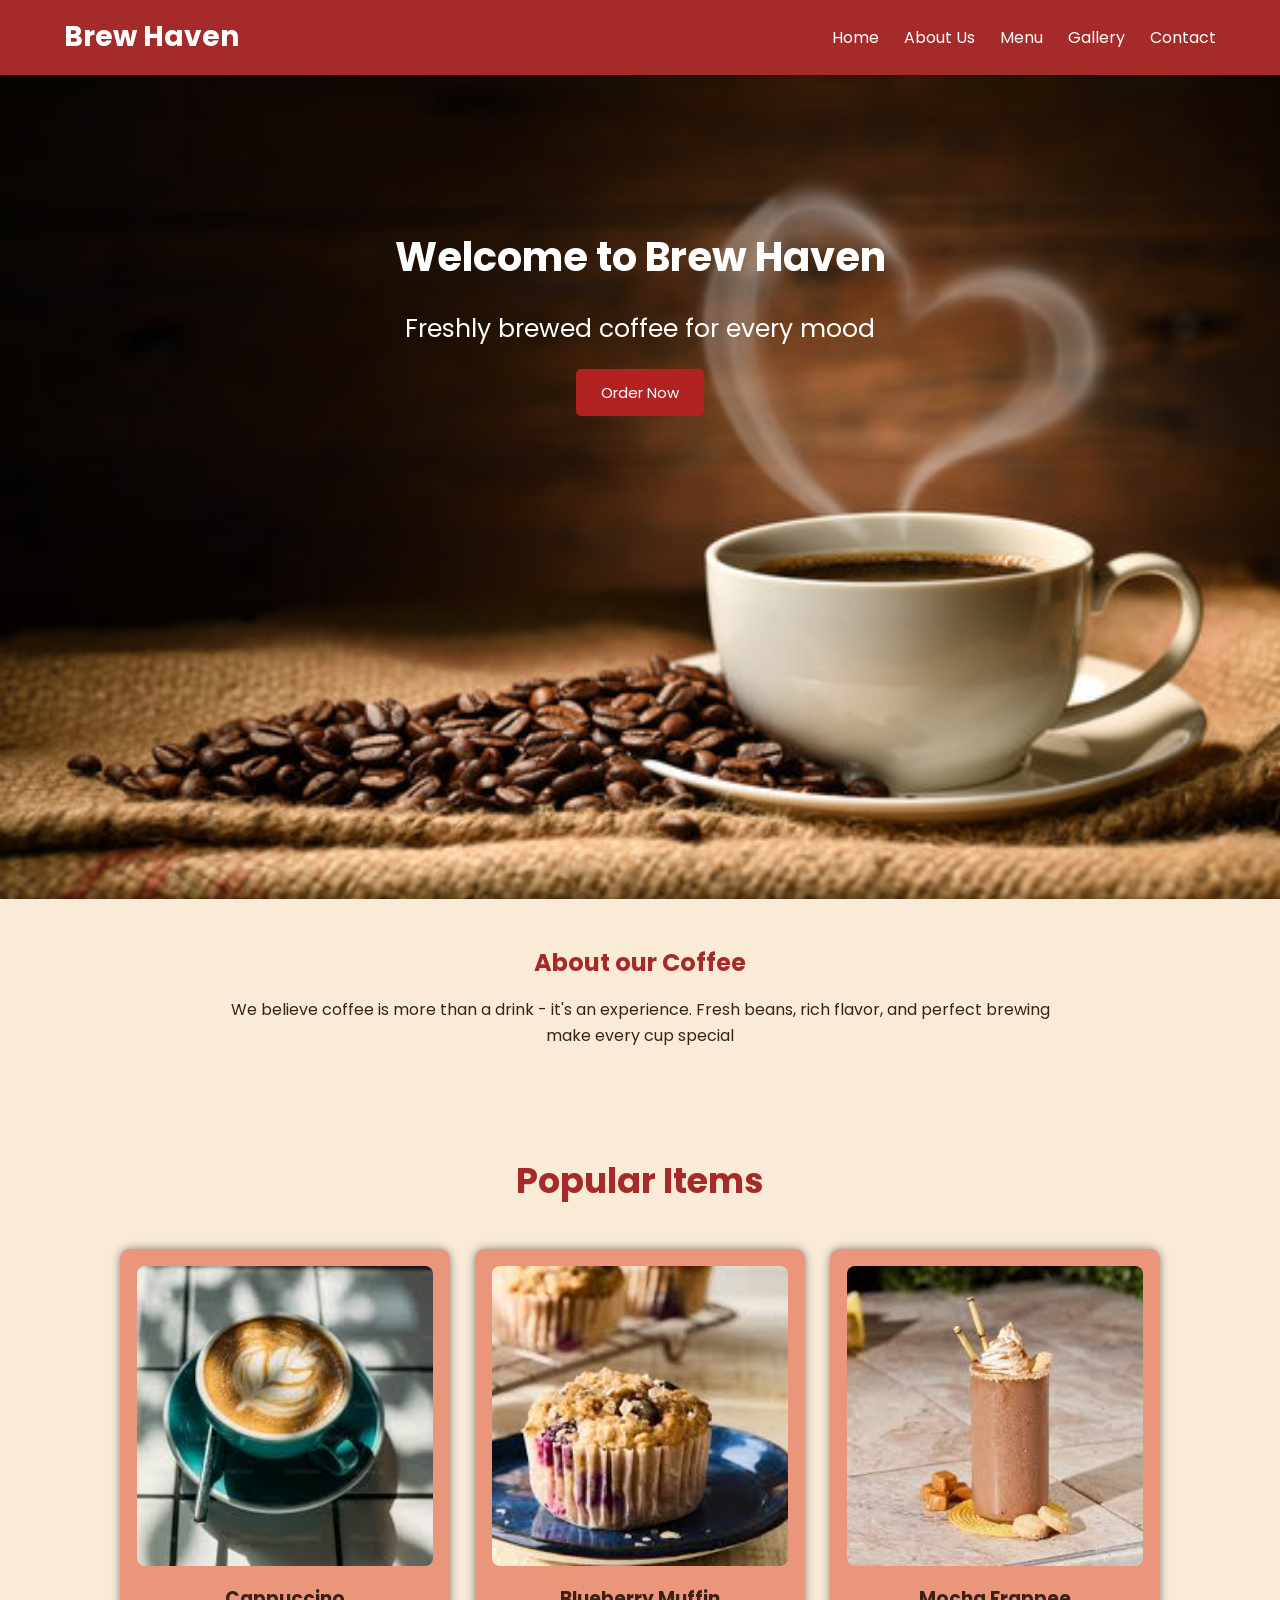
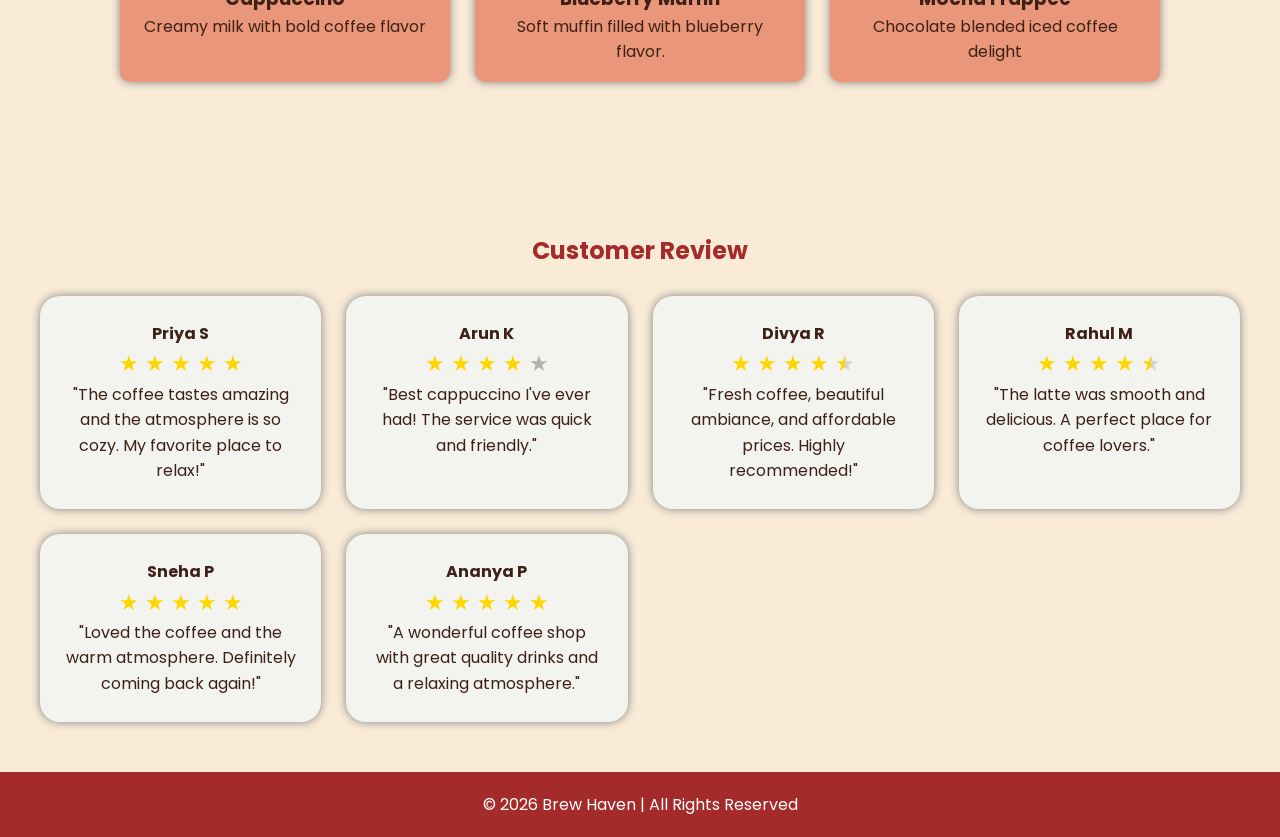
<file: index.html>
<!DOCTYPE html>
<html lang="en">

<head>
    <meta charset="UTF-8">
    <meta name="viewport" content="width=device-width, initial-scale=1.0">
    <title>Brew Haven | Freshly Brewed Coffee in Chennai</title>
    <meta name="description" content="Brew Haven is a cozy coffee shop serving freshly brewed coffee, snacks and desserts. Order online for dine-in or delivery.">
    <link rel="icon" type="image/png" href="favicon.png">
    <link rel="canonical" href="https://www.brewhaven.example.com/index.html">
    <meta name="theme-color" content="#a52a2a">

    <!-- Open Graph / Social sharing -->
    <meta property="og:type" content="website">
    <meta property="og:title" content="Brew Haven | Freshly Brewed Coffee in Chennai">
    <meta property="og:description" content="Brew Haven is a cozy coffee shop serving freshly brewed coffee, snacks and desserts. Order online for dine-in or delivery.">
    <meta property="og:image" content="https://www.brewhaven.example.com/coffee.jpg">
    <meta property="og:url" content="https://www.brewhaven.example.com/index.html">
    <meta property="og:locale" content="en_IN">
    <meta property="og:site_name" content="Brew Haven">

    <meta name="twitter:card" content="summary_large_image">
    <meta name="twitter:title" content="Brew Haven | Freshly Brewed Coffee in Chennai">
    <meta name="twitter:description" content="Brew Haven is a cozy coffee shop serving freshly brewed coffee, snacks and desserts. Order online for dine-in or delivery.">
    <meta name="twitter:image" content="https://www.brewhaven.example.com/coffee.jpg">
    <link rel="preconnect" href="https://fonts.googleapis.com">
    <link rel="preconnect" href="https://fonts.gstatic.com" crossorigin>
    <link
        href="https://fonts.googleapis.com/css2?family=Poppins:ital,wght@0,100;0,200;0,300;0,400;0,500;0,600;0,700;0,800;0,900;1,100;1,200;1,300;1,400;1,500;1,600;1,700;1,800;1,900&display=swap"
        rel="stylesheet">
    <link rel="stylesheet" href="style.css">
</head>

<body>
    <nav aria-label="Main navigation">
        <h1>Brew Haven</h1>
        <ul>
            <li><a href="index.html" aria-current="page">Home</a></li>
            <li><a href="about.html">About Us</a></li>
            <li><a href="menu.html">Menu</a></li>
            <li><a href="gallery.html">Gallery</a></li>
            <li><a href="contact.html">Contact</a></li>
        </ul>
    </nav>

    <section class="hero">
        <h2>Welcome to Brew Haven</h2>
        <p>Freshly brewed coffee for every mood</p>
        <button onclick="window.location.href='menu.html'">Order Now</button>
        <br><br><br><br><br><br><br>
        <br><br><br><br><br><br><br>
    </section>

    <section class="about">
        <div>
            <h2>About our Coffee</h2>
            <p>We believe coffee is more than a drink - it's an experience. Fresh beans, rich flavor, and perfect
                brewing make every cup special</p>
        </div>
    </section>

    <section class="cards">

        <div>
            <h2>Popular Items</h2>
        </div>
        <div class="card1">
            <div class="capp">
                <img src="cappuccino.jpeg" width="300" height="300" alt="Cappuccino">
                <h3>Cappuccino</h3>
                <p>Creamy milk with bold coffee flavor</p>
            </div>
            <div class="muff">
                <img src="muffin.jpeg" width="300" height="300" alt="Muffin">
                <h3>Blueberry Muffin</h3>
                <p>Soft muffin filled with blueberry flavor.</p>
            </div>
            <div class="moch">
                <img src="mocha.jpeg" width="300" height="300" alt="Mocha Frappee">
                <h3>Mocha Frappee</h3>
                <p>Chocolate blended iced coffee delight</p>
            </div>
        </div>
    </section>

    <section class="review">
        <h2>Customer Review</h2><br>
        <div class="customers">
            <div>
                <h4>Priya S</h4>
                <p class="stars">
                    <span class="filled">&#9733;</span>
                    <span class="filled">&#9733;</span>
                    <span class="filled">&#9733;</span>
                    <span class="filled">&#9733;</span>
                    <span class="filled">&#9733;</span>
                </p>
                <p>"The coffee tastes amazing and the atmosphere is so cozy. My favorite place to relax!"</p>
            </div>
            <div>
                <h4>Arun K</h4>
                <p class="stars">
                    <span class="filled">&#9733;</span>
                    <span class="filled">&#9733;</span>
                    <span class="filled">&#9733;</span>
                    <span class="filled">&#9733;</span>
                    <span class="empty">&#9733;</span>
                </p>
                <p>"Best cappuccino I've ever had! The service was quick and friendly."</p>
            </div>
            <div>
                <h4>Divya R</h4>
                <p class="stars">
                    <span class="filled">&#9733;</span>
                    <span class="filled">&#9733;</span>
                    <span class="filled">&#9733;</span>
                    <span class="filled">&#9733;</span>
                    <span class="half">&#9733;</span>
                </p>
                <p>"Fresh coffee, beautiful ambiance, and affordable prices. Highly recommended!"</p>
            </div>
            <div>
                <h4>Rahul M</h4>
                <p class="stars">
                    <span class="filled">&#9733;</span>
                    <span class="filled">&#9733;</span>
                    <span class="filled">&#9733;</span>
                    <span class="filled">&#9733;</span>
                    <span class="half">&#9733;</span>
                </p>
                <p>"The latte was smooth and delicious. A perfect place for coffee lovers."</p>
            </div>
            <div>
                <h4>Sneha P</h4>
                <p class="stars">
                    <span class="filled">&#9733;</span>
                    <span class="filled">&#9733;</span>
                    <span class="filled">&#9733;</span>
                    <span class="filled">&#9733;</span>
                    <span class="filled">&#9733;</span>
                </p>
                <p>"Loved the coffee and the warm atmosphere. Definitely coming back again!"</p>
            </div>
            <div>
                <h4>Ananya P</h4>
                <p class="stars">
                    <span class="filled">&#9733;</span>
                    <span class="filled">&#9733;</span>
                    <span class="filled">&#9733;</span>
                    <span class="filled">&#9733;</span>
                    <span class="filled">&#9733;</span>
                </p>
                <p>"A wonderful coffee shop with great quality drinks and a relaxing atmosphere."</p>
            </div>
        </div>
    </section>

    <footer>
        <p>&copy; 2026 Brew Haven | All Rights Reserved</p>
    </footer>
</body>

</html>
</file>
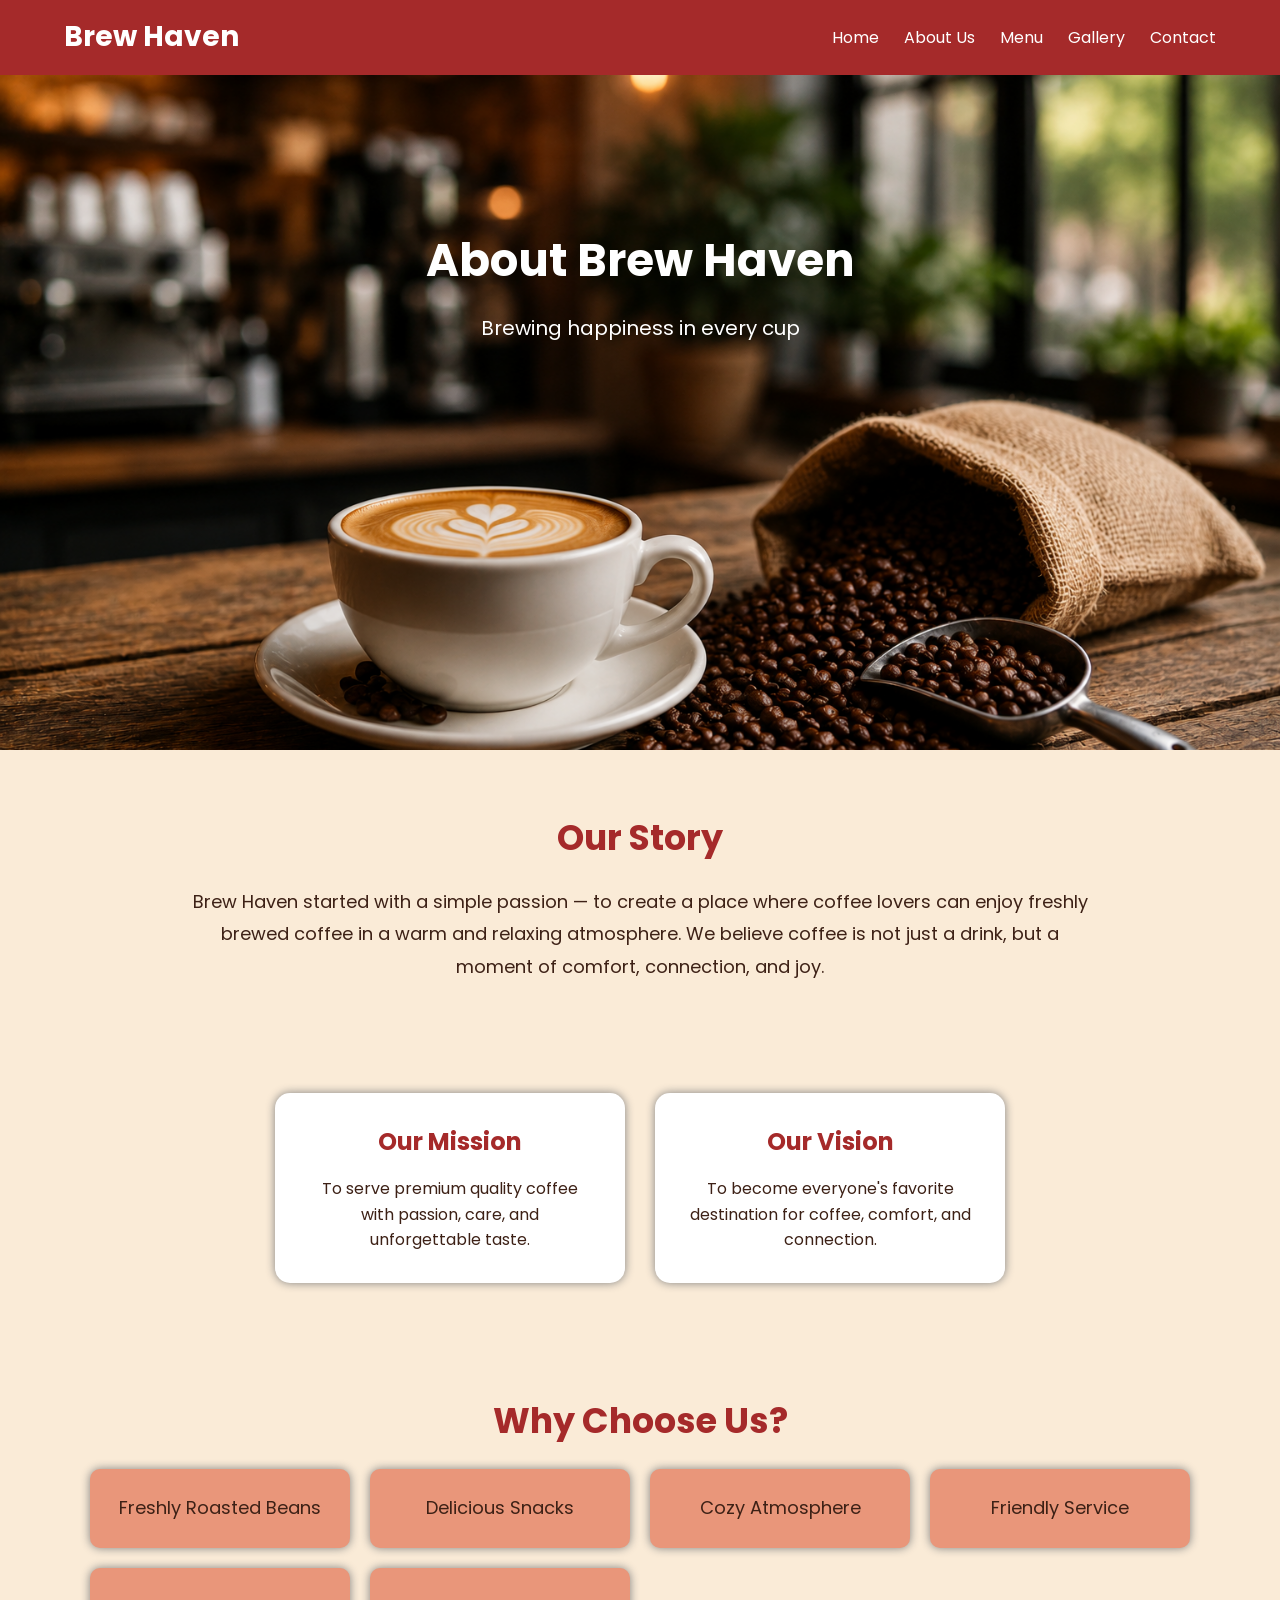
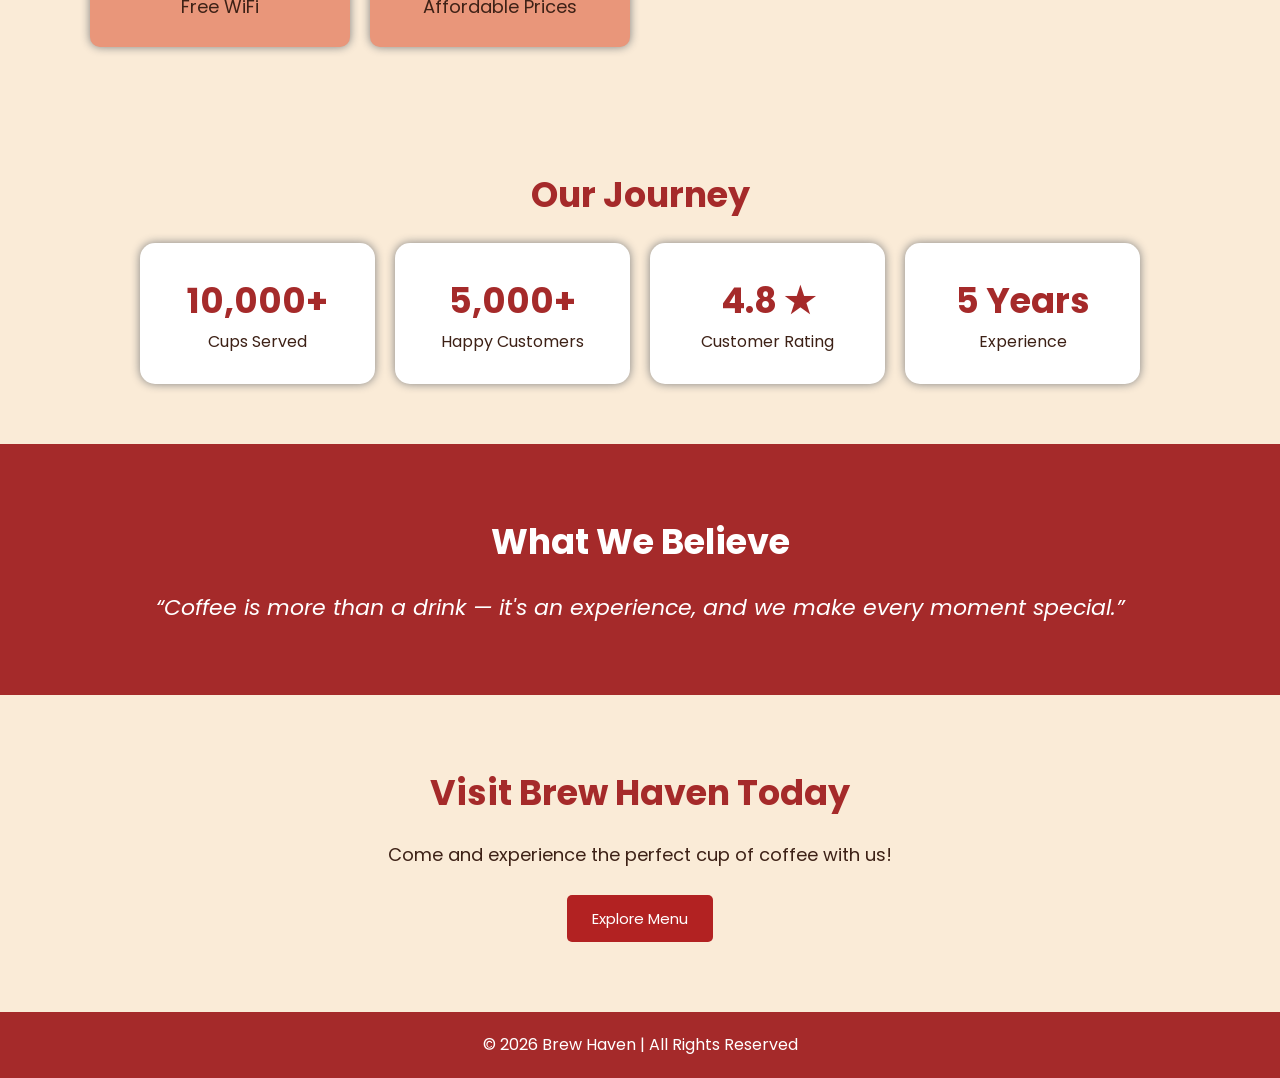
<file: about.html>
<!DOCTYPE html>
<html lang="en">

<head>
    <meta charset="UTF-8">
    <meta name="viewport" content="width=device-width, initial-scale=1.0">
    <title>About Us | Brew Haven</title>
    <meta name="description" content="Learn about Brew Haven's story, mission and vision - your favorite destination for coffee, comfort and connection.">
    <link rel="icon" type="image/png" href="favicon.png">
    <link rel="canonical" href="https://www.brewhaven.example.com/about.html">
    <meta name="theme-color" content="#a52a2a">

    <!-- Open Graph / Social sharing -->
    <meta property="og:type" content="website">
    <meta property="og:title" content="About Us | Brew Haven">
    <meta property="og:description" content="Learn about Brew Haven's story, mission and vision - your favorite destination for coffee, comfort and connection.">
    <meta property="og:image" content="https://www.brewhaven.example.com/coffee_about.png">
    <meta property="og:url" content="https://www.brewhaven.example.com/about.html">
    <meta property="og:locale" content="en_IN">
    <meta property="og:site_name" content="Brew Haven">

    <meta name="twitter:card" content="summary_large_image">
    <meta name="twitter:title" content="About Us | Brew Haven">
    <meta name="twitter:description" content="Learn about Brew Haven's story, mission and vision - your favorite destination for coffee, comfort and connection.">
    <meta name="twitter:image" content="https://www.brewhaven.example.com/coffee_about.png">
    <link rel="preconnect" href="https://fonts.googleapis.com">
    <link rel="preconnect" href="https://fonts.gstatic.com" crossorigin>
    <link
        href="https://fonts.googleapis.com/css2?family=Poppins:ital,wght@0,100;0,200;0,300;0,400;0,500;0,600;0,700;0,800;0,900;1,100;1,200;1,300;1,400;1,500;1,600;1,700;1,800;1,900&display=swap"
        rel="stylesheet">
    <link rel="stylesheet" href="style.css">
</head>

<body>
    <nav aria-label="Main navigation">
        <h1>Brew Haven</h1>
        <ul>
            <li><a href="index.html">Home</a></li>
            <li><a href="about.html" aria-current="page">About Us</a></li>
            <li><a href="menu.html">Menu</a></li>
            <li><a href="gallery.html">Gallery</a></li>
            <li><a href="contact.html">Contact</a></li>
        </ul>
    </nav>

    <section class="about-hero">
        <h1>About Brew Haven</h1>
        <p>Brewing happiness in every cup</p>
        <br><br><br><br><br>
        <br><br><br><br><br>
    </section>

    <section class="our-story">
        <h2>Our Story</h2>
        <p>
            Brew Haven started with a simple passion — to create a place where coffee lovers
            can enjoy freshly brewed coffee in a warm and relaxing atmosphere.
            We believe coffee is not just a drink, but a moment of comfort, connection, and joy.
        </p>
    </section>

    <section class="mission-vision">
        <div>
            <h2>Our Mission</h2>
            <p>
                To serve premium quality coffee with passion, care, and unforgettable taste.
            </p>
        </div>

        <div>
            <h2>Our Vision</h2>
            <p>
                To become everyone's favorite destination for coffee, comfort, and connection.
            </p>
        </div>
    </section>

    <section class="why-choose">
        <h2>Why Choose Us?</h2>
        <div class="features">
            
            <div> Freshly Roasted Beans</div>
            <div> Delicious Snacks</div>
            <div> Cozy Atmosphere</div>
            <div> Friendly Service</div>
            <div> Free WiFi</div>
            <div> Affordable Prices</div>
        </div>
    </section>

    <section class="stats">
        <h2>Our Journey</h2>
        <div class="numbers">
            <div>
                <h3>10,000+</h3>
                <p>Cups Served</p>
            </div>
            <div>
                <h3>5,000+</h3>
                <p>Happy Customers</p>
            </div>
            <div>
                <h3>4.8 ★</h3>
                <p>Customer Rating</p>
            </div>
            <div>
                <h3>5 Years</h3>
                <p>Experience</p>
            </div>
        </div>
    </section>

    <section class="quote">
        <h2>What We Believe</h2>
        <p>
            “Coffee is more than a drink — it's an experience, and we make every moment special.”
        </p>
    </section>

    <section class="cta">
        <h2>Visit Brew Haven Today</h2>
        <p>Come and experience the perfect cup of coffee with us!</p>
        <button onclick="window.location.href='menu.html'">Explore Menu</button>
    </section>

    <footer>

        <p>&copy; 2026 Brew Haven | All Rights Reserved</p>

    </footer>

</body>

</html>
</file>
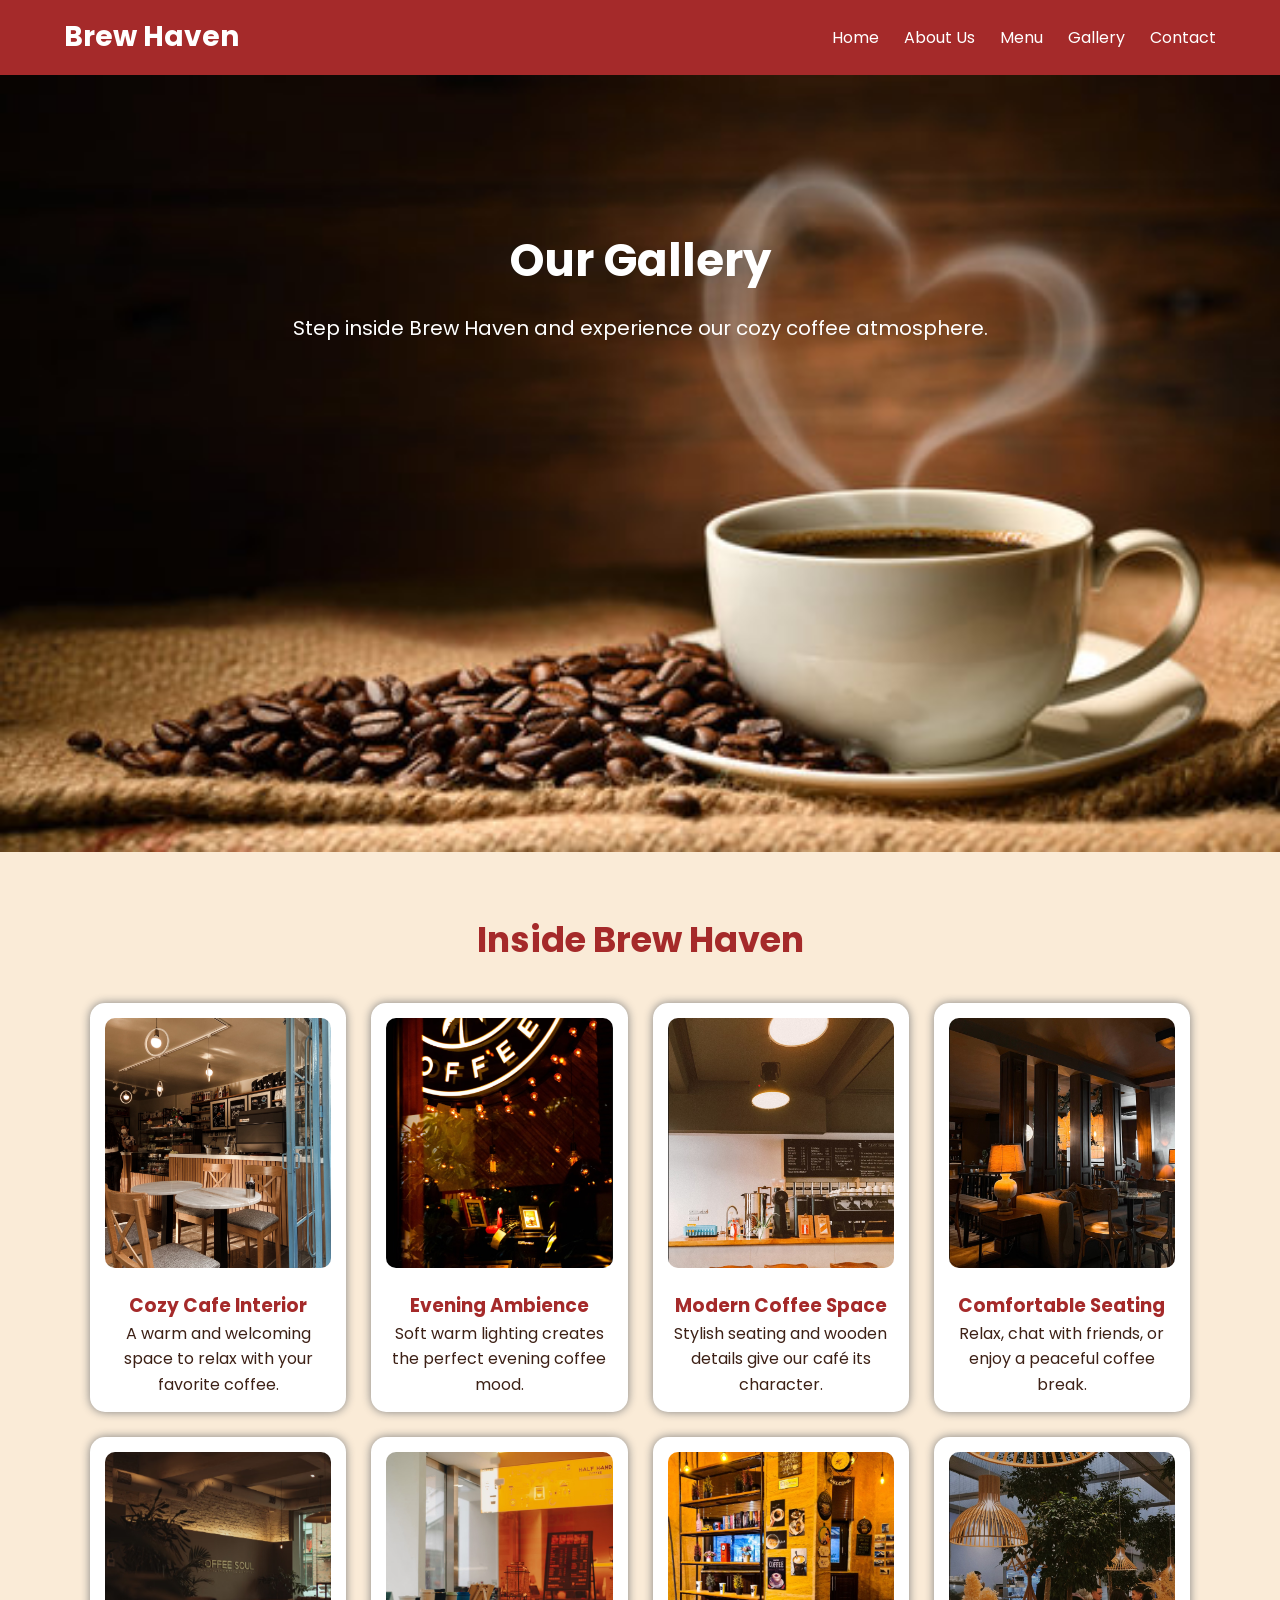
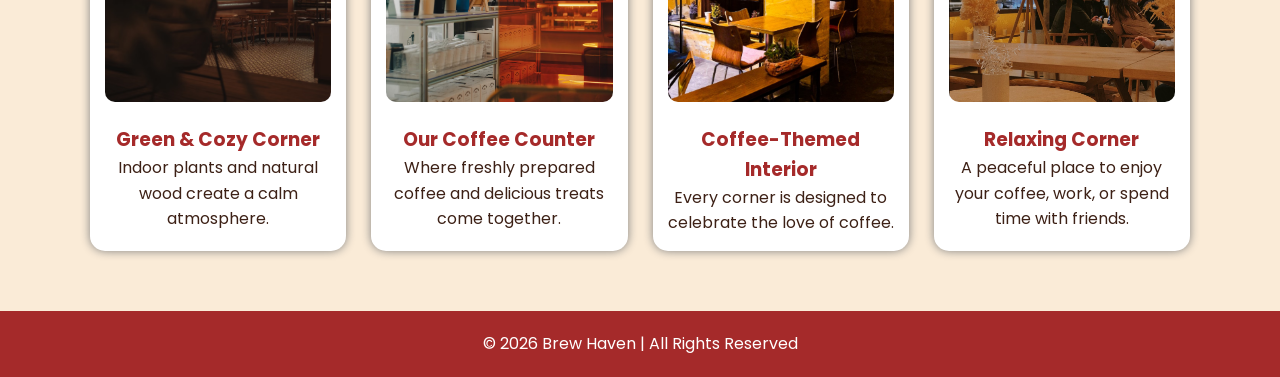
<file: gallery.html>
<!DOCTYPE html>
<html lang="en">

<head>
    <meta charset="UTF-8">
    <meta name="viewport" content="width=device-width, initial-scale=1.0">
    <title>Gallery | Brew Haven</title>
    <meta name="description" content="Take a look inside Brew Haven - our cozy interiors, seating and coffee corners.">
    <link rel="icon" type="image/png" href="favicon.png">
    <link rel="canonical" href="https://www.brewhaven.example.com/gallery.html">
    <meta name="theme-color" content="#a52a2a">

    <!-- Open Graph / Social sharing -->
    <meta property="og:type" content="website">
    <meta property="og:title" content="Gallery | Brew Haven">
    <meta property="og:description" content="Take a look inside Brew Haven - our cozy interiors, seating and coffee corners.">
    <meta property="og:image" content="https://www.brewhaven.example.com/coffee.jpg">
    <meta property="og:url" content="https://www.brewhaven.example.com/gallery.html">
    <meta property="og:locale" content="en_IN">
    <meta property="og:site_name" content="Brew Haven">

    <meta name="twitter:card" content="summary_large_image">
    <meta name="twitter:title" content="Gallery | Brew Haven">
    <meta name="twitter:description" content="Take a look inside Brew Haven - our cozy interiors, seating and coffee corners.">
    <meta name="twitter:image" content="https://www.brewhaven.example.com/coffee.jpg">

    <link rel="preconnect" href="https://fonts.googleapis.com">
    <link rel="preconnect" href="https://fonts.gstatic.com" crossorigin>
    <link href="https://fonts.googleapis.com/css2?family=Poppins:wght@300;400;500;600;700&display=swap"
        rel="stylesheet">

    <link rel="stylesheet" href="style.css">
</head>

<body>

    <nav aria-label="Main navigation">
        <h1>Brew Haven</h1>

        <ul>
            <li><a href="index.html">Home</a></li>
            <li><a href="about.html">About Us</a></li>
            <li><a href="menu.html">Menu</a></li>
            <li><a href="gallery.html" aria-current="page">Gallery</a></li>
            <li><a href="contact.html">Contact</a></li>
        </ul>
    </nav>

    <section class="gallery-hero">
        <h2>Our Gallery</h2>
        <p>Step inside Brew Haven and experience our cozy coffee atmosphere.</p>
        <br><br><br><br><br><br><br>
        <br><br><br><br><br><br><br>
    </section>

    <section class="gallery-section">

        <h2>Inside Brew Haven</h2>

        <div class="gallery-container">

            <div class="gallery-item">
                <img
                    src="gallery1.png" loading="lazy"
                    alt="Cozy cafe interior with wooden furniture">
                <h3>Cozy Cafe Interior</h3>
                <p>A warm and welcoming space to relax with your favorite coffee.</p>
            </div>

            <div class="gallery-item">
                <img
                    src="gallery2.png" loading="lazy"
                    alt="Cafe interior with warm evening lighting">
                <h3>Evening Ambience</h3>
                <p>Soft warm lighting creates the perfect evening coffee mood.</p>
            </div>

            <div class="gallery-item">
                <img
                    src="gallery3.png" loading="lazy"
                    alt="Modern coffee shop interior">
                <h3>Modern Coffee Space</h3>
                <p>Stylish seating and wooden details give our café its character.</p>
            </div>

            <div class="gallery-item">
                <img
                    src="gallery4.png" loading="lazy"
                    alt="Wooden cafe interior and comfortable seating">
                <h3>Comfortable Seating</h3>
                <p>Relax, chat with friends, or enjoy a peaceful coffee break.</p>
            </div>

            <div class="gallery-item">
                <img
                    src="gallery5.png" loading="lazy"
                    alt="Cafe interior with plants and wooden furniture">
                <h3>Green & Cozy Corner</h3>
                <p>Indoor plants and natural wood create a calm atmosphere.</p>
            </div>

            <div class="gallery-item">
                <img
                    src="gallery6.png" loading="lazy"
                    alt="Coffee shop counter and display">
                <h3>Our Coffee Counter</h3>
                <p>Where freshly prepared coffee and delicious treats come together.</p>
            </div>

            <div class="gallery-item">
                <img
                    src="gallery7.png" loading="lazy"
                    alt="Cafe interior with coffee themed decor">
                <h3>Coffee-Themed Interior</h3>
                <p>Every corner is designed to celebrate the love of coffee.</p>
            </div>

            <div class="gallery-item">
                <img
                    src="gallery8.png" loading="lazy"
                    alt="Warm wooden cafe interior">
                <h3>Relaxing Corner</h3>
                <p>A peaceful place to enjoy your coffee, work, or spend time with friends.</p>
            </div>

        </div>


    </section>

    <footer>
        <p>&copy; 2026 Brew Haven | All Rights Reserved</p>
    </footer>

</body>
</html>
</file>
<file: style.css>
/* ==============================
   BREW HAVEN - MAIN STYLE SHEET
   Responsive for all pages
   ============================== */

* {
    padding: 0;
    margin: 0;
    box-sizing: border-box;
    font-family: "Poppins", sans-serif;
}

html {
    scroll-behavior: smooth;
}

body {
    background-color: antiquewhite;
    color: #3d2116;
    line-height: 1.6;
}

/* ==============================
   NAVIGATION
   ============================== */

nav {
    display: flex;
    justify-content: space-between;
    align-items: center;
    flex-wrap: wrap;
    background-color: brown;
    color: white;
    padding: 15px 5%;
    min-height: 70px;
}

nav h1 {
    font-size: 28px;
}

nav ul {
    display: flex;
    align-items: center;
    justify-content: center;
    flex-wrap: wrap;
    list-style: none;
    gap: 25px;
}

nav ul li a {
    color: white;
    text-decoration: none;
    font-size: 16px;
    transition: 0.3s;
}

nav ul li a:hover {
    color: orange;
}

/* ==============================
   COMMON BUTTON
   ============================== */

button {
    font-family: "Poppins", sans-serif;
}

.hero button,
.cta button,
.menu-card button,
.contact-form button {
    padding: 12px 25px;
    border: none;
    background-color: firebrick;
    color: white;
    cursor: pointer;
    border-radius: 5px;
    font-size: 15px;
    transition: 0.3s;
}

.hero button:hover,
.cta button:hover,
.menu-card button:hover,
.contact-form button:hover {
    background-color: orange;
    transform: translateY(-2px);
}

/* ==============================
   HOME PAGE
   ============================== */

.hero {
    color: white;
    text-align: center;
    padding: 150px 20px;
    background-image: url("coffee.jpg");
    background-size: cover;
    background-position: center;
}

.hero h2 {
    font-size: 40px;
}

.hero p {
    margin: 20px 0;
    font-size: 25px;
}

.about {
    text-align: center;
    padding: 45px 20px;
}

.about h2 {
    color: brown;
    margin-bottom: 15px;
}

.about p {
    max-width: 850px;
    margin: auto;
}

.cards {
    text-align: center;
    padding: 60px 20px;
}

.cards > div:first-child h2 {
    color: brown;
    font-size: 35px;
}

.card1 {
    display: flex;
    flex-wrap: wrap;
    justify-content: center;
    gap: 25px;
    padding: 40px 0;
}

.card1 > div {
    border: 2px solid darksalmon;
    background-color: darksalmon;
    padding: 15px;
    border-radius: 10px;
    box-shadow: 0 0 10px gray;
    width: 330px;
    transition: 0.3s;
}

.card1 > div:hover {
    transform: translateY(-8px);
}

.card1 img {
    width: 100%;
    max-width: 300px;
    height: 300px;
    object-fit: cover;
    border-radius: 8px;
}

.card1 h3 {
    margin-top: 10px;
}

.review {
    text-align: center;
    padding: 50px 20px;
}

.review h2 {
    color: brown;
}

.customers {
    display: grid;
    grid-template-columns: repeat(auto-fit, minmax(250px, 1fr));
    gap: 25px;
    max-width: 1200px;
    margin: auto;
}

.customers > div {
    border-radius: 20px;
    background-color: rgb(243, 243, 240);
    padding: 25px;
    box-shadow: 0 0 10px gray;
}

.stars {
    font-size: 22px;
}

.filled {
    color: gold;
}

.empty {
    color: rgb(179, 177, 177);
}

.half {
    background: linear-gradient(to right, gold 50%, lightgray 50%);
    background-clip: text;
    -webkit-background-clip: text;
    -webkit-text-fill-color: transparent;
}

/* ==============================
   ABOUT PAGE
   ============================== */

.about-hero,
.menu-hero,
.gallery-hero,
.contact-hero {
    background-size: cover;
    background-position: center;
    text-align: center;
    color: white;
    padding: 150px 20px;
}

.about-hero {
    background-image: url("coffee_about.png");
}

.about-hero h1 {
    font-size: 45px;
}

.about-hero p,
.menu-hero p,
.gallery-hero p,
.contact-hero p {
    font-size: 20px;
    margin-top: 15px;
}

.our-story {
    text-align: center;
    padding: 60px 20px;
}

.our-story h2,
.why-choose h2,
.stats h2,
.cta h2 {
    color: brown;
    font-size: 35px;
    margin-bottom: 20px;
}

.our-story p {
    max-width: 900px;
    margin: auto;
    line-height: 1.8;
    font-size: 18px;
}

.mission-vision {
    display: flex;
    flex-wrap: wrap;
    justify-content: center;
    gap: 30px;
    padding: 50px 20px;
}

.mission-vision > div {
    background-color: white;
    width: 350px;
    padding: 30px;
    border-radius: 15px;
    box-shadow: 0 0 10px gray;
    text-align: center;
}

.mission-vision h2 {
    color: brown;
    margin-bottom: 15px;
}

.why-choose,
.stats {
    padding: 60px 20px;
    text-align: center;
}

.features {
    display: grid;
    grid-template-columns: repeat(auto-fit, minmax(250px, 1fr));
    gap: 20px;
    max-width: 1100px;
    margin: auto;
}

.features div {
    background-color: darksalmon;
    padding: 25px;
    border-radius: 10px;
    font-size: 18px;
    box-shadow: 0 0 10px gray;
}

.numbers {
    display: grid;
    grid-template-columns: repeat(auto-fit, minmax(200px, 1fr));
    gap: 20px;
    max-width: 1000px;
    margin: auto;
}

.numbers div {
    background-color: white;
    padding: 30px;
    border-radius: 15px;
    box-shadow: 0 0 10px gray;
}

.numbers h3 {
    font-size: 35px;
    color: brown;
}

.quote {
    background-color: brown;
    color: white;
    text-align: center;
    padding: 70px 20px;
}

.quote h2 {
    margin-bottom: 20px;
    font-size: 35px;
}

.quote p {
    font-size: 22px;
    font-style: italic;
}

.cta {
    text-align: center;
    padding: 70px 20px;
}

.cta p {
    margin-bottom: 25px;
    font-size: 18px;
}

/* ==============================
   MENU PAGE
   ============================== */

.menu-hero {
    background-image: url("coffee_menu.png");
}

.menu-hero h2 {
    font-size: 45px;
}

.search-section {
    text-align: center;
    margin: 40px 0;
    padding: 0 20px;
}

.search-section input {
    width: 350px;
    max-width: 100%;
    padding: 12px 18px;
    border-radius: 30px;
    border: 2px solid brown;
    outline: none;
    font-size: 16px;
    background-color: white;
}

.menu-section {
    padding: 50px 20px;
    text-align: center;
}

.menu-section h2 {
    margin-bottom: 40px;
    color: brown;
    font-size: 35px;
}

.menu-container {
    display: flex;
    flex-wrap: wrap;
    justify-content: center;
    gap: 25px;
}

.menu-card {
    background-color: white;
    width: 300px;
    padding: 20px;
    border-radius: 15px;
    box-shadow: 0 0 10px gray;
    transition: 0.3s;
}

.menu-card:hover {
    transform: translateY(-10px);
}

.menu-card img {
    width: 100%;
    height: 250px;
    object-fit: cover;
    border-radius: 10px;
}

.menu-card h3 {
    margin-top: 15px;
    font-size: 25px;
}

.menu-card p {
    margin: 10px 0;
    line-height: 1.6;
}

.menu-card span {
    color: brown;
    font-size: 20px;
    font-weight: bold;
}

.offer {
    background-color: brown;
    color: white;
    text-align: center;
    padding: 60px 20px;
    margin-bottom: 60px;
}

.offer h2 {
    font-size: 35px;
    margin-bottom: 15px;
}

.offer p {
    font-size: 20px;
}

/* ==============================
   GALLERY PAGE
   ============================== */

.gallery-hero {
    background-image: url("coffee.jpg");
}

.gallery-hero h2,
.contact-hero h2 {
    font-size: 45px;
}

.gallery-section {
    padding: 60px 20px;
    text-align: center;
}

.gallery-section h2,
.contact-section > h2 {
    color: brown;
    font-size: 35px;
    margin-bottom: 35px;
}

.gallery-container {
    display: grid;
    grid-template-columns: repeat(auto-fit, minmax(240px, 1fr));
    gap: 25px;
    max-width: 1100px;
    margin: auto;
}

.gallery-item {
    background-color: white;
    padding: 15px;
    border-radius: 15px;
    box-shadow: 0 0 10px gray;
    transition: 0.3s;
}

.gallery-item:hover {
    transform: translateY(-8px);
}

.gallery-item img {
    width: 100%;
    height: 250px;
    object-fit: cover;
    border-radius: 10px;
}

.gallery-item h3 {
    margin-top: 15px;
    color: brown;
}

/* ==============================
   CONTACT PAGE
   ============================== */

.contact-hero {
    background-image: url("coffee.jpg");
}

.contact-section {
    padding: 60px 20px;
}

.contact-container {
    max-width: 1000px;
    margin: auto;
    display: grid;
    grid-template-columns: 1fr 1fr;
    gap: 30px;
}

.contact-info,
.contact-form {
    background-color: white;
    padding: 30px;
    border-radius: 15px;
    box-shadow: 0 0 10px gray;
}

.contact-info h3,
.contact-form h3 {
    color: rgb(247, 105, 105);
    font-size: 25px;
    margin-bottom: 20px;
}

.contact-info p {
    margin-bottom: 18px;
    line-height: 1.7;
}

.contact-form input,
.contact-form textarea {
    width: 100%;
    padding: 12px;
    margin-bottom: 18px;
    border: 2px solid brown;
    border-radius: 5px;
    outline: none;
    font-size: 15px;
}

.contact-form textarea {
    height: 130px;
    resize: vertical;
}

.opening-hours {
    max-width: 1000px;
    margin: 30px auto 0;
    background-color: brown;
    color: white;
    padding: 30px;
    border-radius: 15px;
    text-align: center;
}

.opening-hours h3 {
    font-size: 25px;
    margin-bottom: 15px;
}

/* ==============================
   FOOTER
   ============================== */

footer {
    background-color: brown;
    color: white;
    padding: 20px;
    text-align: center;
}

/* ==============================
   TABLET
   ============================== */

@media (max-width: 768px) {

    nav {
        flex-direction: column;
        text-align: center;
        gap: 10px;
        padding: 15px;
    }

    nav ul {
        gap: 12px;
    }

    nav ul li a {
        font-size: 14px;
    }

    .hero,
    .about-hero,
    .menu-hero,
    .gallery-hero,
    .contact-hero {
        padding: 90px 15px;
    }

    .hero h2,
    .about-hero h1,
    .menu-hero h2,
    .gallery-hero h2,
    .contact-hero h2 {
        font-size: 35px;
    }

    .hero p,
    .about-hero p,
    .menu-hero p,
    .gallery-hero p,
    .contact-hero p {
        font-size: 17px;
    }

    .card1 {
        flex-direction: column;
        align-items: center;
    }

    .card1 > div {
        width: 100%;
        max-width: 350px;
    }

    .customers {
        grid-template-columns: 1fr;
    }

    .mission-vision {
        flex-direction: column;
        align-items: center;
    }

    .mission-vision > div {
        width: 100%;
        max-width: 400px;
    }

    .contact-container {
        grid-template-columns: 1fr;
    }

    .menu-card {
        width: 100%;
        max-width: 350px;
    }

    .gallery-container {
        grid-template-columns: repeat(2, 1fr);
    }
}

/* ==============================
   MOBILE
   ============================== */

@media (max-width: 480px) {

    nav h1 {
        font-size: 24px;
    }

    nav ul {
        gap: 8px 12px;
    }

    nav ul li a {
        font-size: 13px;
    }

    .hero h2,
    .about-hero h1,
    .menu-hero h2,
    .gallery-hero h2,
    .contact-hero h2 {
        font-size: 28px;
    }

    .hero p,
    .about-hero p,
    .menu-hero p,
    .gallery-hero p,
    .contact-hero p {
        font-size: 15px;
    }

    .our-story,
    .gallery-section,
    .contact-section,
    .menu-section,
    .why-choose,
    .stats {
        padding: 40px 15px;
    }

    .our-story h2,
    .why-choose h2,
    .stats h2,
    .quote h2,
    .cta h2,
    .menu-section h2,
    .gallery-section h2,
    .contact-section > h2 {
        font-size: 27px;
    }

    .our-story p,
    .quote p {
        font-size: 15px;
    }

    .gallery-container {
        grid-template-columns: 1fr;
    }

    .gallery-item img {
        height: 230px;
    }

    .contact-info,
    .contact-form {
        padding: 20px;
    }

    .opening-hours {
        padding: 25px 15px;
    }

    .opening-hours p {
        font-size: 14px;
    }

    .numbers {
        grid-template-columns: 1fr 1fr;
    }

    .numbers div {
        padding: 20px 10px;
    }

    .numbers h3 {
        font-size: 25px;
    }

    .features {
        grid-template-columns: 1fr;
    }

    .offer {
        margin-bottom: 30px;
        padding: 45px 15px;
    }

    .offer h2 {
        font-size: 27px;
    }

    .offer p {
        font-size: 15px;
    }
}
</file>
